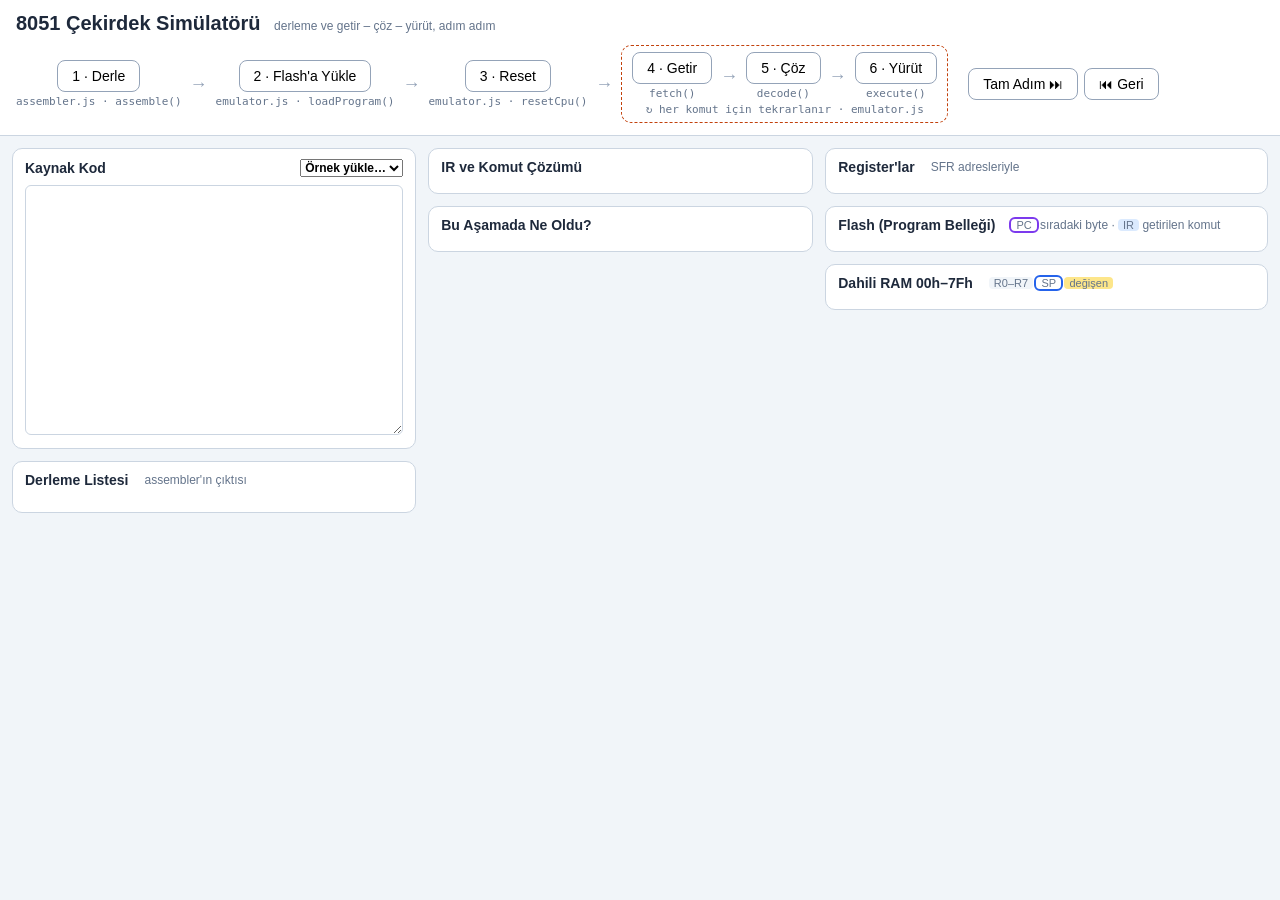
<file: index.html>
<!DOCTYPE html>
<html lang="tr">
  <head>
    <meta charset="UTF-8" />
    <meta http-equiv="refresh" content="0; url=./core/" />
    <title>EEM305SimLab — 8051 Simulation Lab</title>
  </head>
  <body>
    <p>Redirection...</p>
  </body>
</html>
</file>
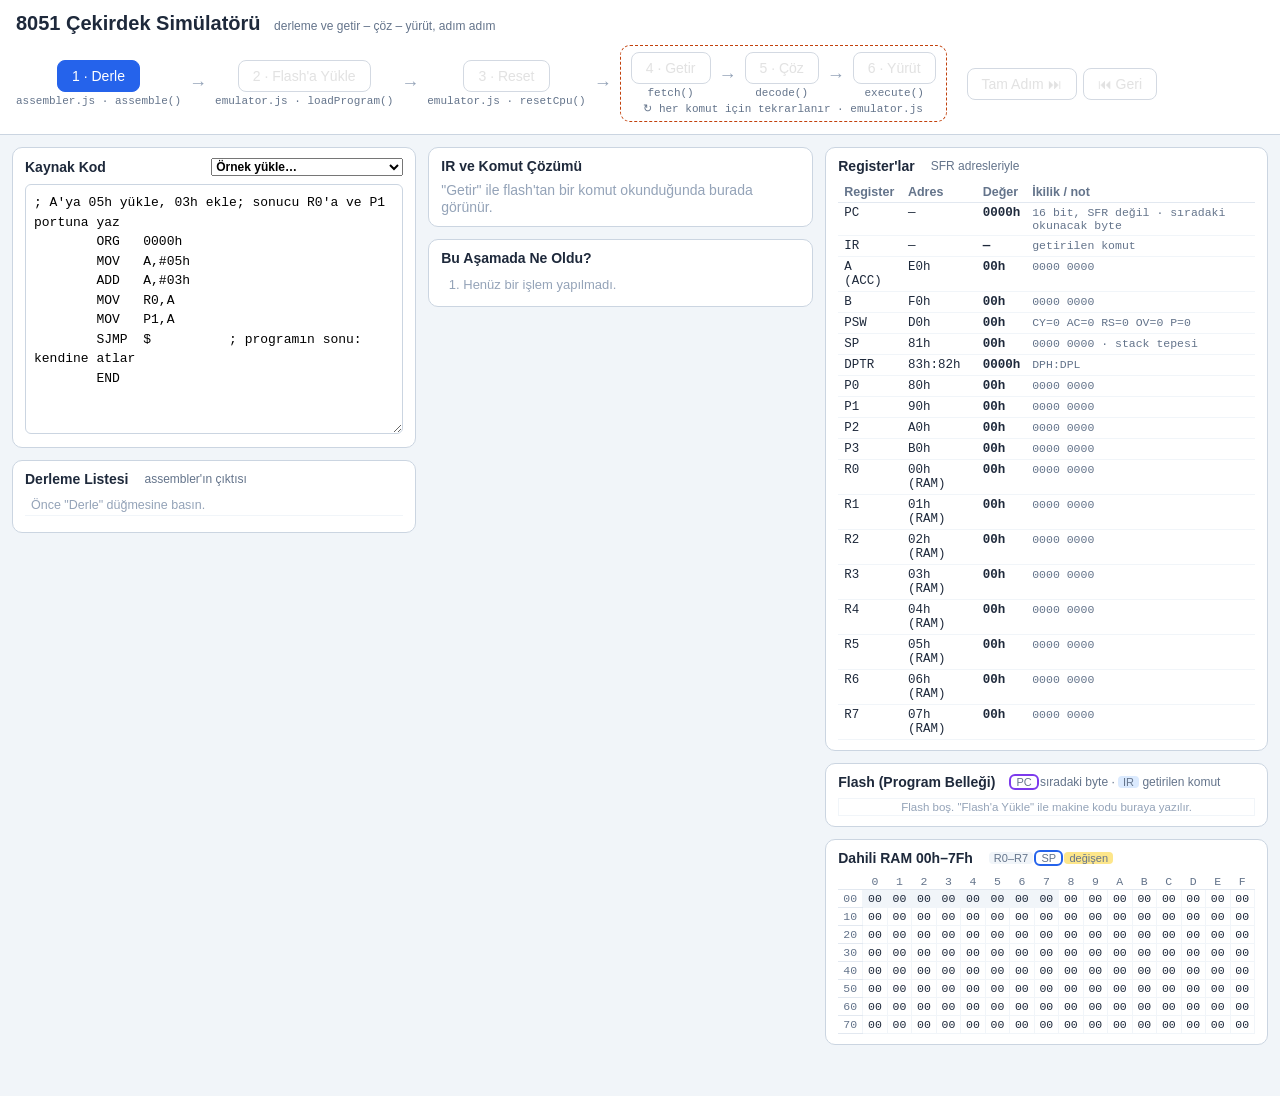
<file: core/index.html>
<!DOCTYPE html>
<!--
  @file        core/index.html
  @summary     8051 Çekirdek Simülatörü: derleme ve getir–çöz–yürüt aşamalarını tek tek, elle işleten öğretim aracı.
  @description Ana uygulamadan (../index.html) bağımsızdır. Amaç, bir assembly satırının nasıl makine koduna
               dönüştüğünü ve işlemcinin bu kodu nasıl işlettiğini adım adım göstermektir.
               Dosyalar ve görevleri:
                 js/cpu.js        işlemcinin parçaları: flash, RAM, SFR, PC, IR
                 js/opcodes.js    opcode tablosu: opcode, uzunluk, işlemciye etki
                 js/assembler.js  derleme: kaynak kod → makine kodu
                 js/emulator.js   flash'a yükleme, reset, getir (fetch), çöz (decode), yürüt (execute)
                 js/ui.js         ekran ve düğmeler (hesap yapmaz)
  @author      Sercan Sebetçi <sercan.sebetci@ogr.sakarya.edu.tr>
  @copyright   2026 Sercan Sebetçi
  @license     MIT
  @version     1.0.0 (2026-11-15)
-->
<html lang="tr">
<head>
<meta charset="UTF-8">
<meta name="viewport" content="width=device-width, initial-scale=1">
<meta http-equiv="Content-Security-Policy" content="default-src 'none'; script-src 'self'; style-src 'self'; connect-src 'none'; form-action 'none'; base-uri 'none'">
<title>8051 Çekirdek Simülatörü</title>
<link rel="stylesheet" href="style.css">
</head>
<body>
<header>
  <h1>8051 Çekirdek Simülatörü <small>derleme ve getir – çöz – yürüt, adım adım</small></h1>
  <!-- === Akış: her aşama bir düğme; altında o aşamayı yapan dosya ve fonksiyon yazar === -->
  <div class="flow">
    <div class="stage" id="stCompile"><button id="bCompile">1 · Derle</button><span>assembler.js · assemble()</span></div>
    <div class="arrow">→</div>
    <div class="stage" id="stLoad"><button id="bLoad">2 · Flash'a Yükle</button><span>emulator.js · loadProgram()</span></div>
    <div class="arrow">→</div>
    <div class="stage" id="stReset"><button id="bReset">3 · Reset</button><span>emulator.js · resetCpu()</span></div>
    <div class="arrow">→</div>
    <div class="stage cycle">
      <div class="cycleBtns">
        <div class="stage" id="stFetch"><button id="bFetch">4 · Getir</button><span>fetch()</span></div>
        <div class="arrow">→</div>
        <div class="stage" id="stDecode"><button id="bDecode">5 · Çöz</button><span>decode()</span></div>
        <div class="arrow">→</div>
        <div class="stage" id="stExec"><button id="bExec">6 · Yürüt</button><span>execute()</span></div>
      </div>
      <span class="cycleNote">↻ her komut için tekrarlanır · emulator.js</span>
    </div>
    <div class="extra">
      <button id="bStep" title="Getir + Çöz + Yürüt">Tam Adım ⏭</button>
      <button id="bBack" title="Bir önceki aşamaya dön">⏮ Geri</button>
    </div>
  </div>
</header>

<main>
  <!-- === Sol: kaynak kod ve derleme listesi === -->
  <section class="col">
    <div class="panel">
      <h2>Kaynak Kod <select id="selExample"><option value="">Örnek yükle…</option></select></h2>
      <textarea id="src" spellcheck="false"></textarea>
      <div id="errors"></div>
    </div>
    <div class="panel">
      <h2>Derleme Listesi <small>assembler'ın çıktısı</small></h2>
      <div class="scroll"><table id="listing"></table></div>
      <div id="symbols"></div>
    </div>
  </section>

  <!-- === Orta: komut çözümü ve aşamanın açıklaması === -->
  <section class="col">
    <div class="panel">
      <h2>IR ve Komut Çözümü</h2>
      <div id="decode"></div>
    </div>
    <div class="panel">
      <h2 id="logTitle">Bu Aşamada Ne Oldu?</h2>
      <ol id="log"></ol>
    </div>
  </section>

  <!-- === Sağ: register'lar, flash ve RAM === -->
  <section class="col">
    <div class="panel">
      <h2>Register'lar <small>SFR adresleriyle</small></h2>
      <table id="regs"></table>
    </div>
    <div class="panel">
      <h2>Flash (Program Belleği) <small><span class="key pcK">PC</span> sıradaki byte · <span class="key irK">IR</span> getirilen komut</small></h2>
      <table id="flash" class="mem"></table>
    </div>
    <div class="panel">
      <h2>Dahili RAM 00h–7Fh <small><span class="key rK">R0–R7</span> <span class="key spK">SP</span> <span class="key chK">değişen</span></small></h2>
      <table id="ram" class="mem"></table>
    </div>
  </section>
</main>

<!-- === Yükleme sırası: önce işlemci ve opcode tablosu, sonra onları kullanan assembler ve emülatör, en son ekran === -->
<script src="js/cpu.js"></script>
<script src="js/opcodes.js"></script>
<script src="js/assembler.js"></script>
<script src="js/emulator.js"></script>
<script src="js/ui.js"></script>
</body>
</html>
</file>
<file: core/style.css>
/**
 * @file        core/style.css
 * @summary     8051 Çekirdek Simülatörü'nün görünümü: üç sütunlu tek sayfa.
 * @author      Sercan Sebetçi <sercan.sebetci@ogr.sakarya.edu.tr>
 * @copyright   2026 Sercan Sebetçi
 * @license     MIT
 * @version     1.0.0 (2026-11-15)
 */

/* === GENEL KULLANIM === */
* { box-sizing: border-box; }
body { margin: 0; font-family: "Segoe UI", Arial, sans-serif; font-size: 14px; color: #1e293b; background: #f1f5f9; }
code, textarea, .mono, table.mem, #listing, #regs td, #decode, #log { font-family: Consolas, "Cascadia Mono", monospace; }
h1 { margin: 0 0 10px; font-size: 20px; }
h1 small, h2 small { font-weight: 400; color: #64748b; font-size: 12px; margin-left: 8px; }
h2 { margin: 0 0 8px; font-size: 14px; display: flex; align-items: center; gap: 8px; }

/* === ÜST ŞERİT - AŞAMA BUTONLARI === */
header { background: #fff; border-bottom: 1px solid #cbd5e1; padding: 12px 16px; }
.flow { display: flex; align-items: center; gap: 8px; flex-wrap: wrap; }
.stage { display: flex; flex-direction: column; align-items: center; gap: 3px; }
.stage > span { font-family: Consolas, monospace; font-size: 11px; color: #64748b; }
.stage.cycle { border: 1px dashed #c2410c; border-radius: 10px; padding: 6px 10px; }
.cycleBtns { display: flex; align-items: center; gap: 8px; }
.cycleNote { font-size: 11px; color: #c2410c; }
.arrow { color: #94a3b8; font-size: 18px; }
.extra { display: flex; gap: 6px; margin-left: 12px; }
button { font: inherit; padding: 7px 14px; border: 1px solid #94a3b8; border-radius: 8px; background: #fff; cursor: pointer; }
button:disabled { opacity: .4; cursor: default; }
button:not(:disabled):hover { background: #eff6ff; }
.stage.next button { background: #2563eb; color: #fff; border-color: #2563eb; }
.stage.done button { background: #dcfce7; border-color: #16a34a; }

/* === SÜTUNLAR VE PANELLER === */
main { display: grid; grid-template-columns: 1.05fr 1fr 1.15fr; gap: 12px; padding: 12px; }
.col { display: flex; flex-direction: column; gap: 12px; min-width: 0; }
.panel { background: #fff; border: 1px solid #cbd5e1; border-radius: 10px; padding: 10px 12px; }
.scroll { max-height: 330px; overflow: auto; }
textarea { width: 100%; height: 250px; font-size: 13px; line-height: 1.5; border: 1px solid #cbd5e1; border-radius: 6px; padding: 8px; resize: vertical; tab-size: 8; }
select { font: inherit; font-size: 12px; margin-left: auto; }
#errors div { color: #b91c1c; font-size: 13px; margin-top: 4px; }
#errors .ok { color: #15803d; }

/* === TABLOLAR === */
table { border-collapse: collapse; width: 100%; font-size: 12.5px; }
th { text-align: left; color: #64748b; font-weight: 600; border-bottom: 1px solid #e2e8f0; padding: 3px 6px; }
td { border-bottom: 1px solid #f1f5f9; padding: 3px 6px; vertical-align: top; }
#listing td.notes { color: #64748b; font-size: 11.5px; font-family: "Segoe UI", Arial, sans-serif; }
#listing tr.cur td { background: #fef3c7; }
#listing tr.pcRow td:first-child::before { content: "PC→ "; color: #7c3aed; font-weight: 700; }
#symbols { margin-top: 6px; font-size: 12px; color: #475569; }
#regs td.v { font-weight: 700; }
#regs tr.chg td { background: #fef3c7; }
#regs td.bits { color: #64748b; font-size: 11.5px; }

/* === BELLEK IZGARALARI === */
table.mem { font-size: 11.5px; table-layout: fixed; }
table.mem th { text-align: center; padding: 1px; font-weight: 400; }
table.mem td { text-align: center; padding: 2px 0; border: 1px solid #f1f5f9; }
table.mem td.empty { color: #cbd5e1; }
table.mem td.ir { background: #dbeafe; font-weight: 700; }
table.mem td.pc { outline: 2px solid #7c3aed; outline-offset: -2px; }
table.mem td.rn { background: #f1f5f9; }
table.mem td.sp { outline: 2px solid #2563eb; outline-offset: -2px; }
table.mem td.chg { background: #fde68a; font-weight: 700; }
.key { display: inline-block; padding: 0 5px; border-radius: 4px; font-size: 11px; }
.pcK { outline: 2px solid #7c3aed; } .irK { background: #dbeafe; } .rK { background: #f1f5f9; } .spK { outline: 2px solid #2563eb; } .chK { background: #fde68a; }

/* === KOMUT ÇÖZÜMÜ VE AÇIKLAMA === */
#decode .irBytes { display: flex; gap: 10px; flex-wrap: wrap; margin-bottom: 8px; }
#decode .byte { border: 1px solid #cbd5e1; border-radius: 6px; padding: 4px 8px; min-width: 92px; }
#decode .byte b { font-size: 18px; display: block; }
#decode .byte small { color: #64748b; display: block; }
#decode .fmt { font-size: 15px; font-weight: 700; color: #c2410c; }
#decode .muted, .muted { color: #94a3b8; font-family: "Segoe UI", Arial, sans-serif; }
#log { margin: 0; padding-left: 22px; line-height: 1.7; font-size: 13px; }
#logTitle code { color: #c2410c; font-size: 13px; }
.halt { color: #15803d; font-weight: 700; }
.err { color: #b91c1c; font-weight: 700; }
</file>
